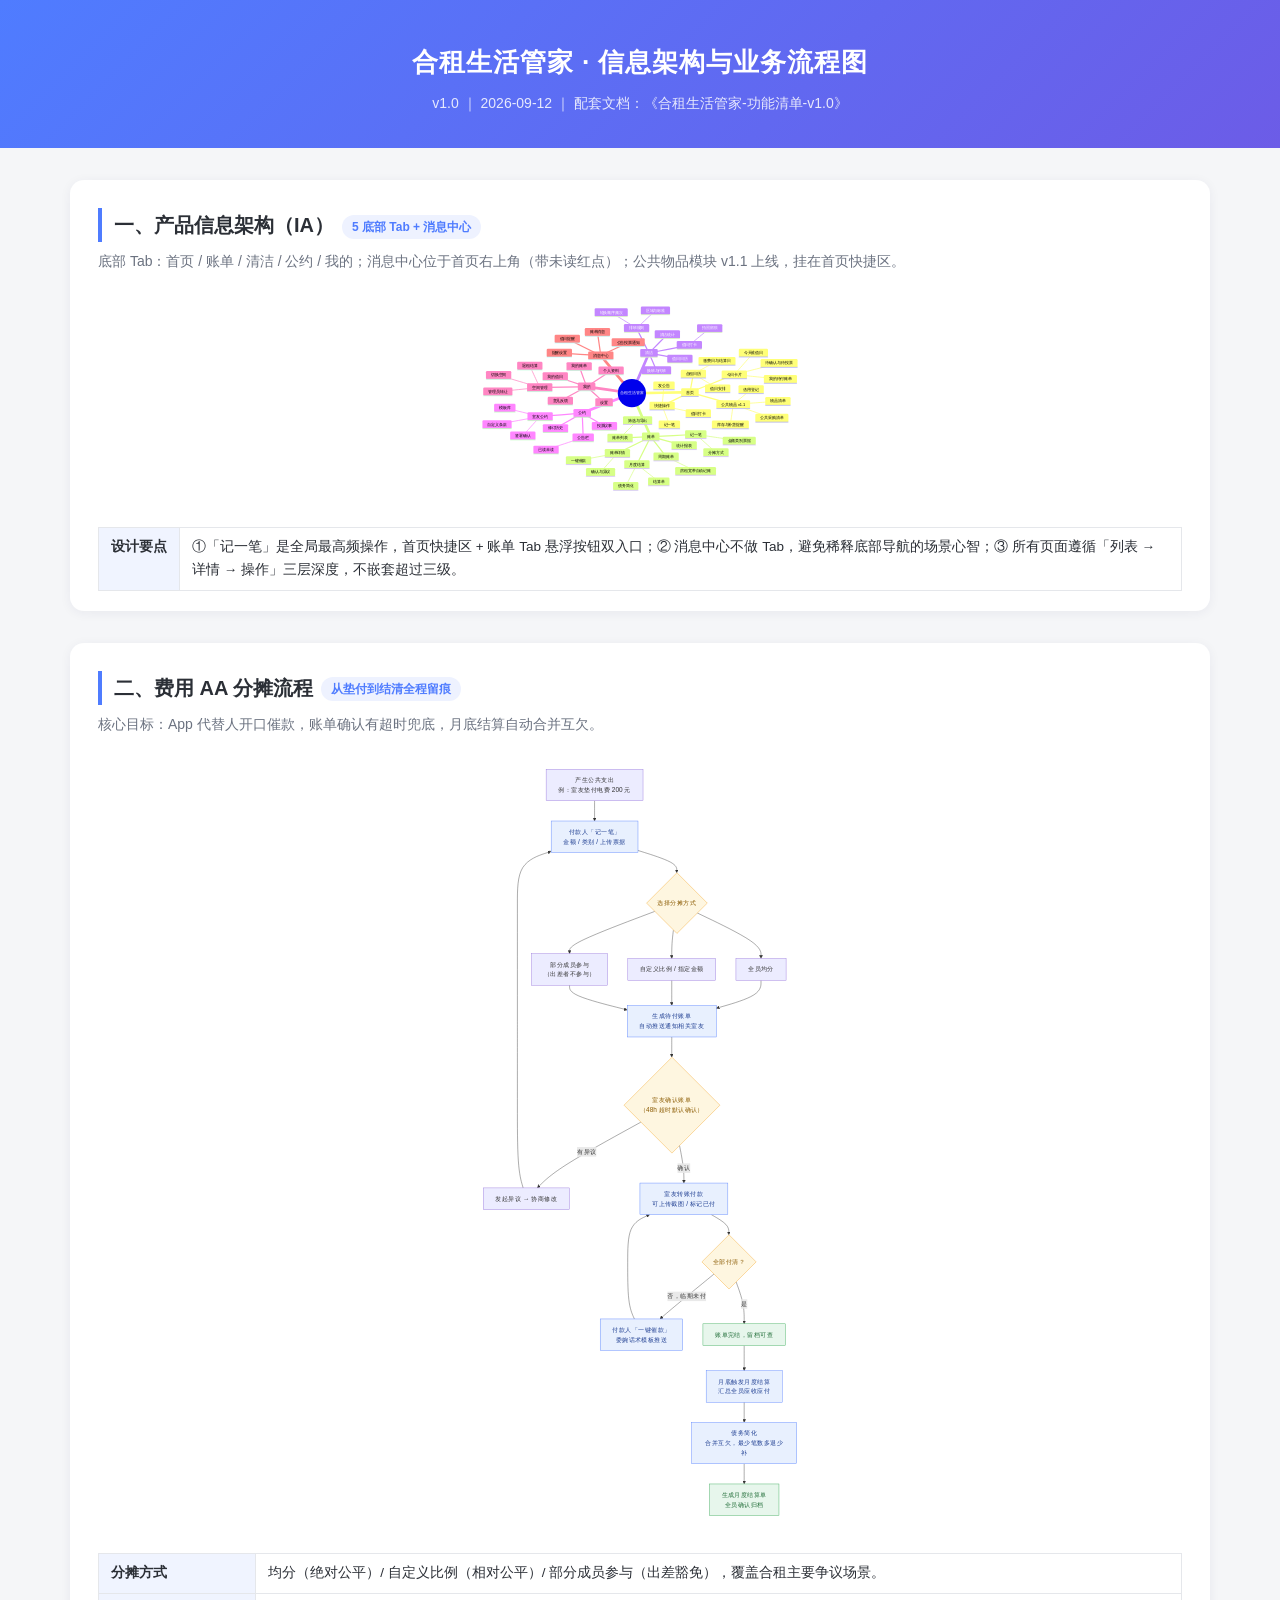
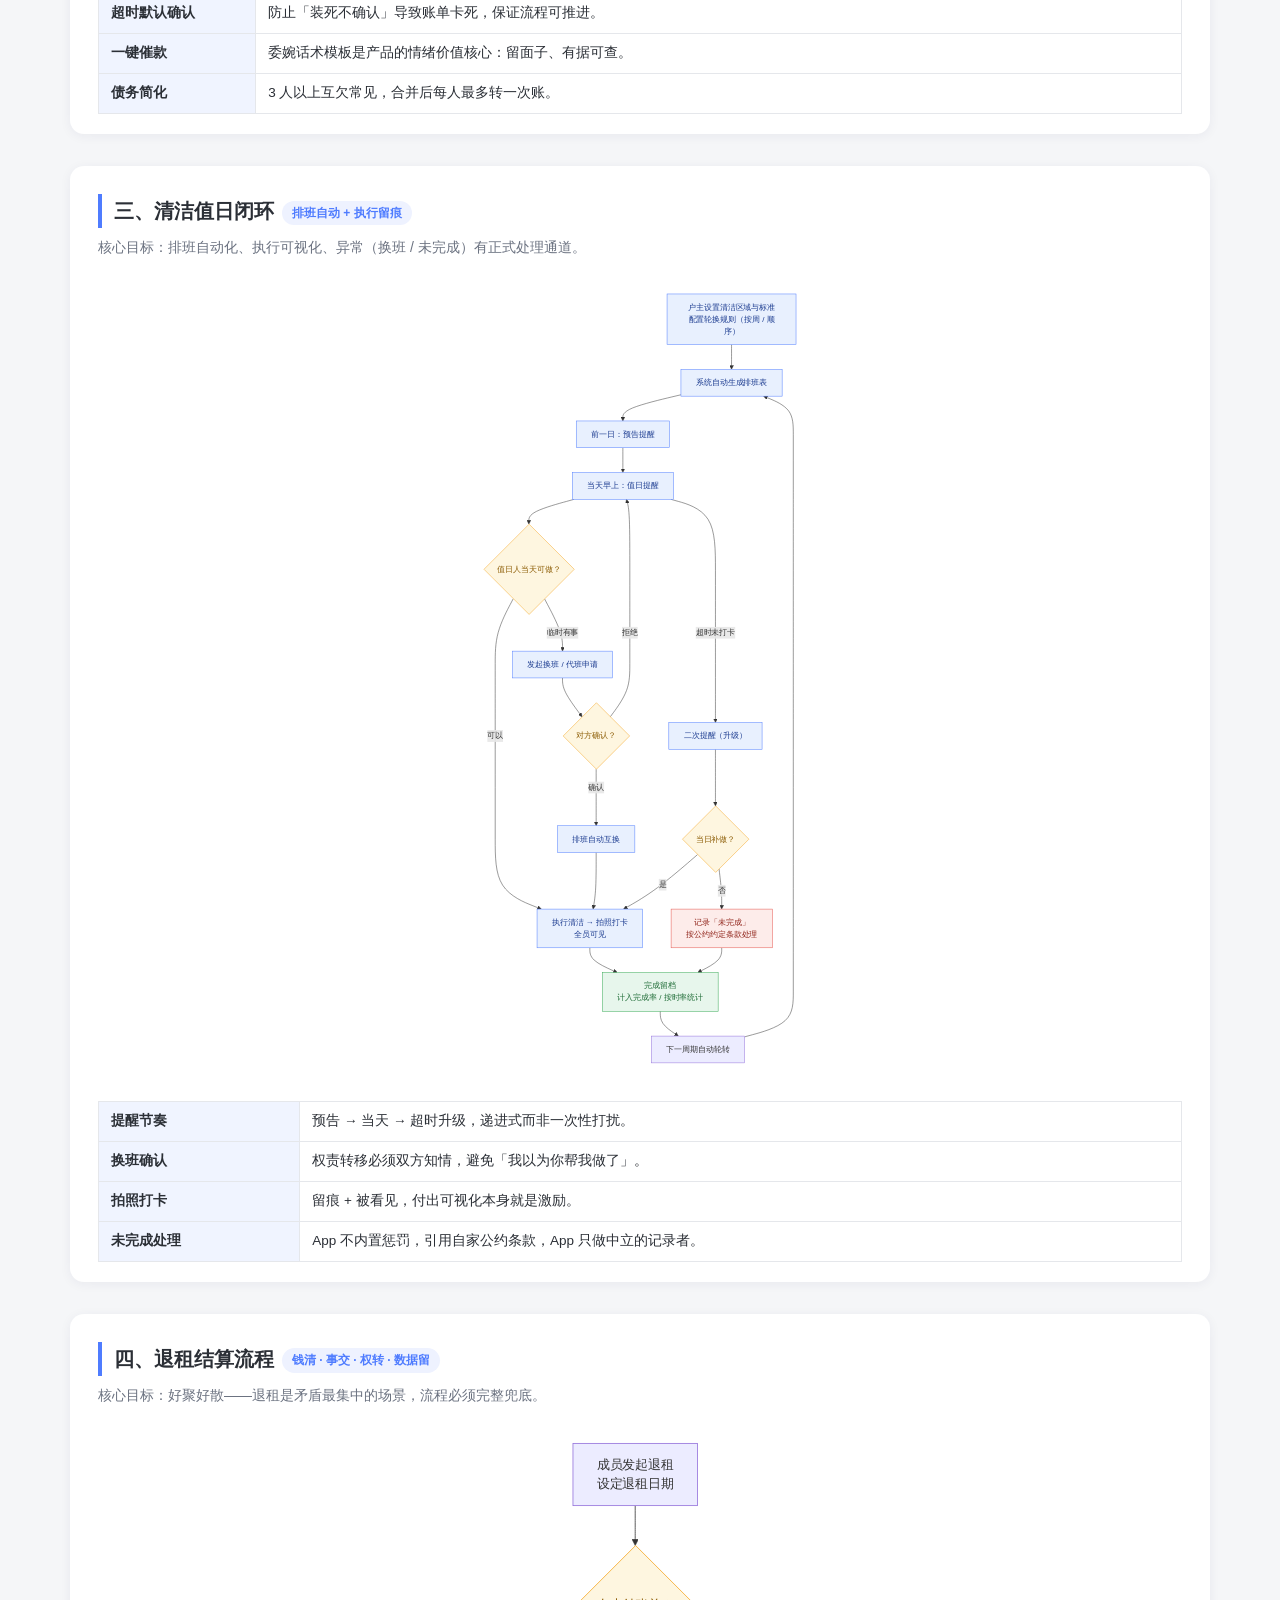
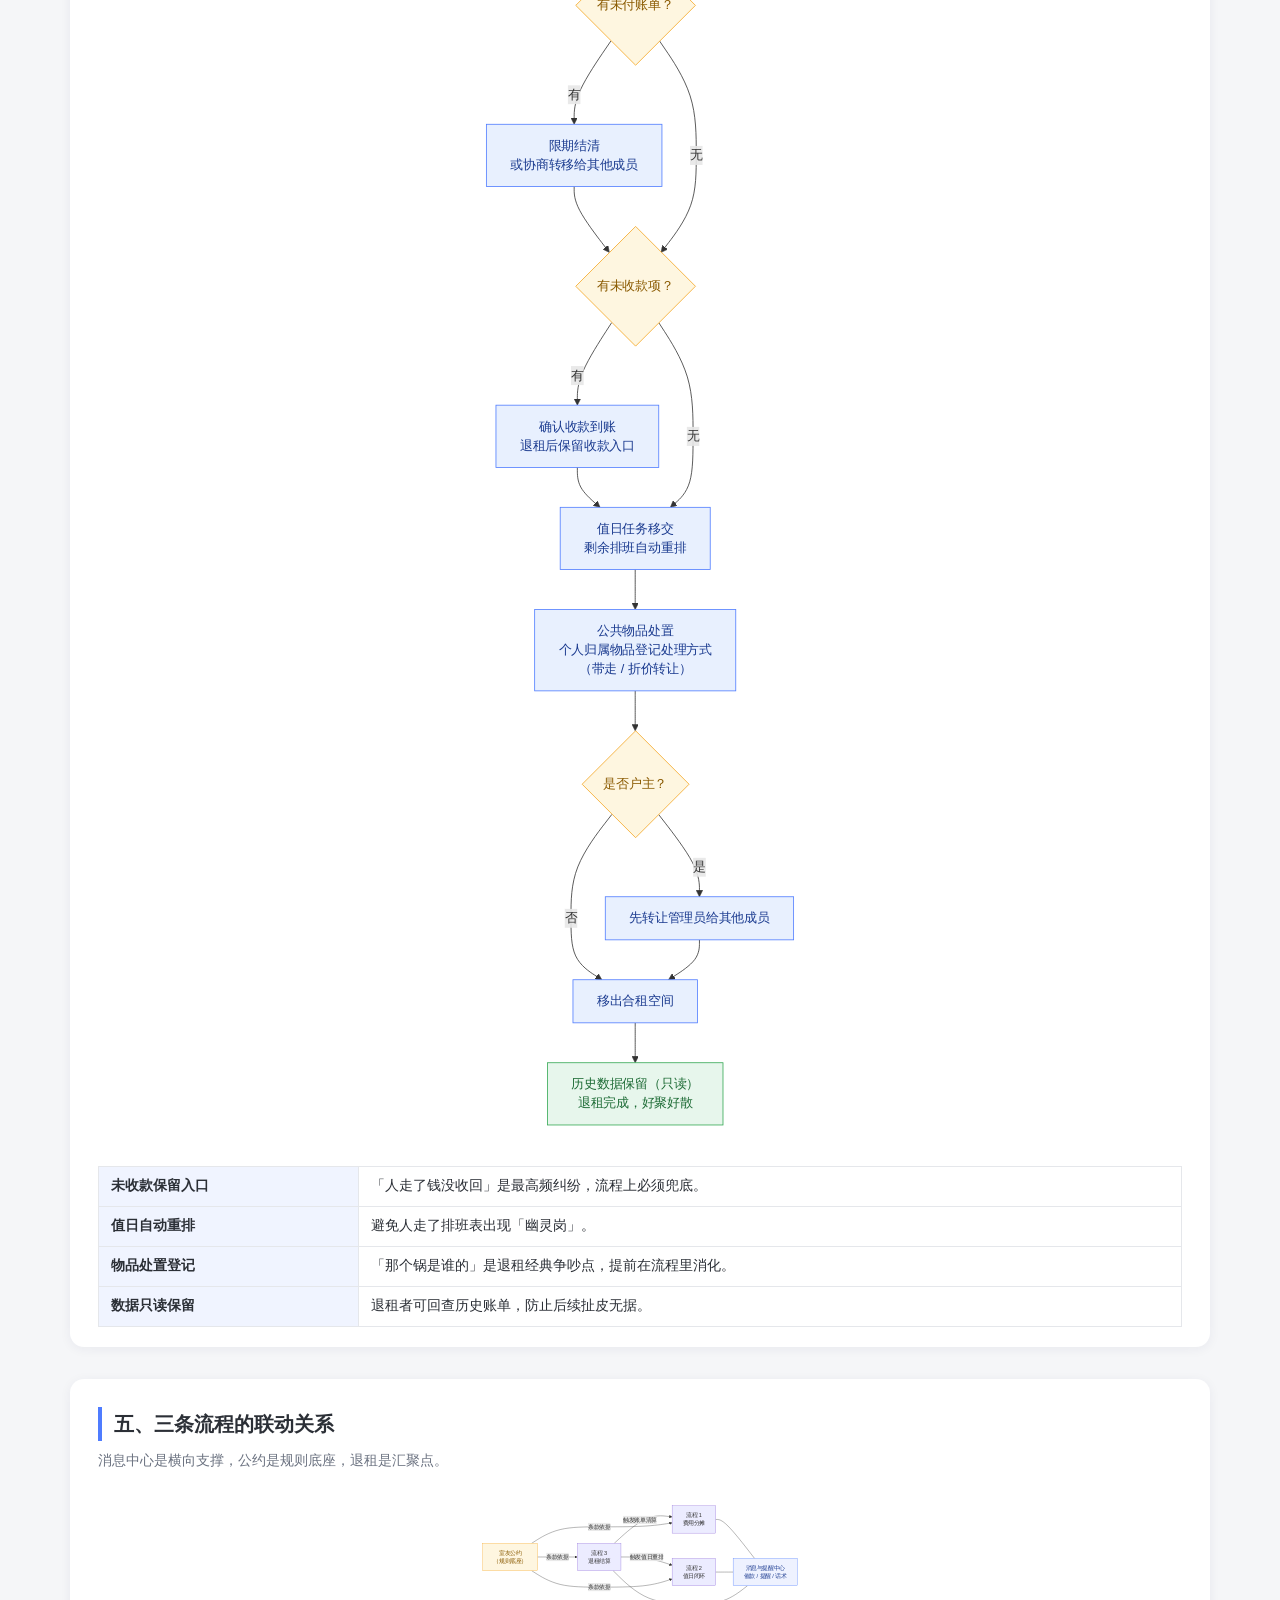
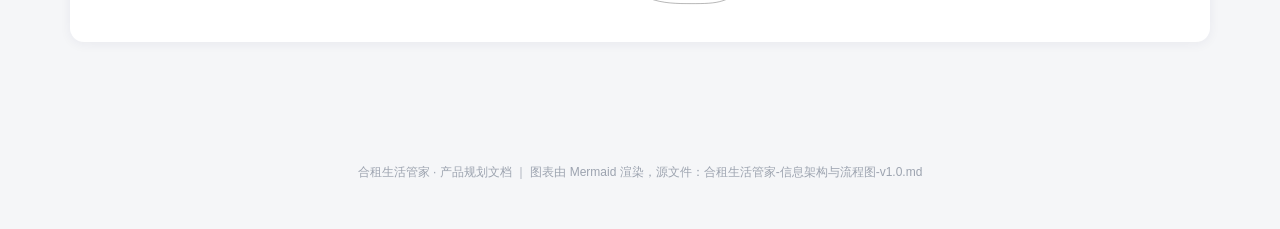
<file: 合租生活管家-架构与流程图.html>
<!DOCTYPE html>
<html lang="zh-CN">
<head>
<meta charset="UTF-8">
<meta name="viewport" content="width=device-width, initial-scale=1.0">
<title>合租生活管家 · 信息架构与业务流程图 v1.0</title>
<script src="./assets/mermaid.min.js"></script>
<style>
  * { margin: 0; padding: 0; box-sizing: border-box; }
  body {
    font-family: "PingFang SC", "Microsoft YaHei", "Source Han Sans SC", sans-serif;
    background: #f5f6f8;
    color: #2b2f36;
    line-height: 1.7;
  }
  header {
    background: linear-gradient(135deg, #4f7cff 0%, #6c5ce7 100%);
    color: #fff;
    padding: 40px 24px 32px;
    text-align: center;
  }
  header h1 { font-size: 26px; font-weight: 600; letter-spacing: 1px; }
  header p { margin-top: 8px; font-size: 14px; opacity: .85; }
  main { max-width: 1180px; margin: 0 auto; padding: 32px 20px 64px; }
  section.card {
    background: #fff;
    border-radius: 14px;
    padding: 28px 28px 20px;
    margin-bottom: 32px;
    box-shadow: 0 2px 12px rgba(30, 40, 80, .06);
  }
  section.card h2 {
    font-size: 20px;
    margin-bottom: 4px;
    padding-left: 12px;
    border-left: 4px solid #4f7cff;
  }
  section.card .desc { color: #6b7280; font-size: 14px; margin: 8px 0 18px; }
  .diagram {
    overflow-x: auto;
    text-align: center;
    padding: 12px 0 8px;
  }
  .mermaid { display: inline-block; min-width: 320px; }
  table.notes {
    width: 100%;
    border-collapse: collapse;
    margin-top: 18px;
    font-size: 13.5px;
  }
  table.notes th, table.notes td {
    border: 1px solid #e5e7eb;
    padding: 8px 12px;
    text-align: left;
    vertical-align: top;
  }
  table.notes th { background: #f0f4ff; font-weight: 600; white-space: nowrap; }
  .tag {
    display: inline-block; font-size: 12px; padding: 2px 10px;
    border-radius: 999px; background: #eef2ff; color: #4f7cff;
    margin-left: 8px; vertical-align: middle;
  }
  footer { text-align: center; color: #9ca3af; font-size: 12px; padding: 24px 0 40px; }
</style>
</head>
<body>

<header>
  <h1>合租生活管家 · 信息架构与业务流程图</h1>
  <p>v1.0 ｜ 2026-09-12 ｜ 配套文档：《合租生活管家-功能清单-v1.0》</p>
</header>

<main>

<!-- ============ 信息架构 ============ -->
<section class="card">
  <h2>一、产品信息架构（IA）<span class="tag">5 底部 Tab + 消息中心</span></h2>
  <p class="desc">底部 Tab：首页 / 账单 / 清洁 / 公约 / 我的；消息中心位于首页右上角（带未读红点）；公共物品模块 v1.1 上线，挂在首页快捷区。</p>
  <div class="diagram">
<pre class="mermaid">
mindmap
  root((合租生活管家))
    首页
      今日卡片
        今天谁值日
        我的待付账单
        待确认与待投票
      合租日历
        值日安排
        缴费日与结算日
      快捷操作
        记一笔
        值日打卡
        发公告
      公共物品 v1.1
        物品清单
        库存与补货提醒
        公共采购清单
        借用登记
    账单
      账单列表
        筛选与导出
      记一笔
        金额类别票据
        分摊方式
      周期账单
        房租宽带自动记账
      月度结算
        结算单
        债务简化
      账单详情
        确认与异议
        一键催款
      统计报表
    清洁
      值日日历
      排班规则
        区域与标准
        轮换顺序频次
      值日打卡
        拍照留痕
      换班与代班
      清洁统计
    公约
      室友公约
        模板库
        自定义条款
        签署确认
      修订历史
      公告栏
        已读未读
      投票议事
    我的
      个人资料
      我的账单
      我的值日
      空间管理
        切换空间
        退租结算
        管理员转让
      设置
      意见反馈
    消息中心
      账单消息
      值日提醒
      公告投票通知
      提醒设置
</pre>
  </div>
  <table class="notes">
    <tr><th>设计要点</th><td>①「记一笔」是全局最高频操作，首页快捷区 + 账单 Tab 悬浮按钮双入口；② 消息中心不做 Tab，避免稀释底部导航的场景心智；③ 所有页面遵循「列表 → 详情 → 操作」三层深度，不嵌套超过三级。</td></tr>
  </table>
</section>

<!-- ============ 流程1 ============ -->
<section class="card">
  <h2>二、费用 AA 分摊流程<span class="tag">从垫付到结清全程留痕</span></h2>
  <p class="desc">核心目标：App 代替人开口催款，账单确认有超时兜底，月底结算自动合并互欠。</p>
  <div class="diagram">
<pre class="mermaid">
flowchart TD
    A["产生公共支出<br>例：室友垫付电费 200 元"] --> B["付款人「记一笔」<br>金额 / 类别 / 上传票据"]
    B --> C{"选择分摊方式"}
    C --> C1["全员均分"]
    C --> C2["自定义比例 / 指定金额"]
    C --> C3["部分成员参与<br>（出差者不参与）"]
    C1 --> D["生成待付账单<br>自动推送通知相关室友"]
    C2 --> D
    C3 --> D
    D --> E{"室友确认账单<br>（48h 超时默认确认）"}
    E -->|"有异议"| E1["发起异议 → 协商修改"] --> B
    E -->|"确认"| F["室友转账付款<br>可上传截图 / 标记已付"]
    F --> G{"全部付清？"}
    G -->|"否，临期未付"| H["付款人「一键催款」<br>委婉话术模板推送"]
    H --> F
    G -->|"是"| I["账单完结，留档可查"]
    I --> J["月底触发月度结算<br>汇总全员应收应付"]
    J --> K["债务简化<br>合并互欠，最少笔数多退少补"]
    K --> L["生成月度结算单<br>全员确认归档"]

    classDef action fill:#e8f0fe,stroke:#4f7cff,color:#1a3a8f;
    classDef decision fill:#fef6e0,stroke:#f5a623,color:#8a5a00;
    classDef done fill:#e7f6ec,stroke:#34a853,color:#1d6b35;
    class B,D,F,H,J,K action;
    class C,E,G decision;
    class I,L done;
</pre>
  </div>
  <table class="notes">
    <tr><th>分摊方式</th><td>均分（绝对公平）/ 自定义比例（相对公平）/ 部分成员参与（出差豁免），覆盖合租主要争议场景。</td></tr>
    <tr><th>超时默认确认</th><td>防止「装死不确认」导致账单卡死，保证流程可推进。</td></tr>
    <tr><th>一键催款</th><td>委婉话术模板是产品的情绪价值核心：留面子、有据可查。</td></tr>
    <tr><th>债务简化</th><td>3 人以上互欠常见，合并后每人最多转一次账。</td></tr>
  </table>
</section>

<!-- ============ 流程2 ============ -->
<section class="card">
  <h2>三、清洁值日闭环<span class="tag">排班自动 + 执行留痕</span></h2>
  <p class="desc">核心目标：排班自动化、执行可视化、异常（换班 / 未完成）有正式处理通道。</p>
  <div class="diagram">
<pre class="mermaid">
flowchart TD
    A["户主设置清洁区域与标准<br>配置轮换规则（按周 / 顺序）"] --> B["系统自动生成排班表"]
    B --> C["前一日：预告提醒"]
    C --> D["当天早上：值日提醒"]
    D --> E{"值日人当天可做？"}
    E -->|"可以"| G["执行清洁 → 拍照打卡<br>全员可见"]
    E -->|"临时有事"| F["发起换班 / 代班申请"]
    F --> F1{"对方确认？"}
    F1 -->|"确认"| F2["排班自动互换"] --> G
    F1 -->|"拒绝"| D
    D -->|"超时未打卡"| H["二次提醒（升级）"]
    H --> I{"当日补做？"}
    I -->|"是"| G
    I -->|"否"| J["记录「未完成」<br>按公约约定条款处理"]
    G --> K["完成留档<br>计入完成率 / 按时率统计"]
    J --> K
    K --> L["下一周期自动轮转"] --> B

    classDef action fill:#e8f0fe,stroke:#4f7cff,color:#1a3a8f;
    classDef decision fill:#fef6e0,stroke:#f5a623,color:#8a5a00;
    classDef warn fill:#fdecea,stroke:#e5534b,color:#8f2218;
    classDef done fill:#e7f6ec,stroke:#34a853,color:#1d6b35;
    class A,B,C,D,F,F2,G,H action;
    class E,F1,I decision;
    class J warn;
    class K done;
</pre>
  </div>
  <table class="notes">
    <tr><th>提醒节奏</th><td>预告 → 当天 → 超时升级，递进式而非一次性打扰。</td></tr>
    <tr><th>换班确认</th><td>权责转移必须双方知情，避免「我以为你帮我做了」。</td></tr>
    <tr><th>拍照打卡</th><td>留痕 + 被看见，付出可视化本身就是激励。</td></tr>
    <tr><th>未完成处理</th><td>App 不内置惩罚，引用自家公约条款，App 只做中立的记录者。</td></tr>
  </table>
</section>

<!-- ============ 流程3 ============ -->
<section class="card">
  <h2>四、退租结算流程<span class="tag">钱清 · 事交 · 权转 · 数据留</span></h2>
  <p class="desc">核心目标：好聚好散——退租是矛盾最集中的场景，流程必须完整兜底。</p>
  <div class="diagram">
<pre class="mermaid">
flowchart TD
    A["成员发起退租<br>设定退租日期"] --> B{"有未付账单？"}
    B -->|"有"| C["限期结清<br>或协商转移给其他成员"]
    C --> D{"有未收款项？"}
    B -->|"无"| D
    D -->|"有"| E["确认收款到账<br>退租后保留收款入口"]
    E --> F["值日任务移交<br>剩余排班自动重排"]
    D -->|"无"| F
    F --> G["公共物品处置<br>个人归属物品登记处理方式<br>（带走 / 折价转让）"]
    G --> H{"是否户主？"}
    H -->|"是"| I["先转让管理员给其他成员"]
    H -->|"否"| J["移出合租空间"]
    I --> J
    J --> K["历史数据保留（只读）<br>退租完成，好聚好散"]

    classDef action fill:#e8f0fe,stroke:#4f7cff,color:#1a3a8f;
    classDef decision fill:#fef6e0,stroke:#f5a623,color:#8a5a00;
    classDef done fill:#e7f6ec,stroke:#34a853,color:#1d6b35;
    class C,E,F,G,I,J action;
    class B,D,H decision;
    class K done;
</pre>
  </div>
  <table class="notes">
    <tr><th>未收款保留入口</th><td>「人走了钱没收回」是最高频纠纷，流程上必须兜底。</td></tr>
    <tr><th>值日自动重排</th><td>避免人走了排班表出现「幽灵岗」。</td></tr>
    <tr><th>物品处置登记</th><td>「那个锅是谁的」是退租经典争吵点，提前在流程里消化。</td></tr>
    <tr><th>数据只读保留</th><td>退租者可回查历史账单，防止后续扯皮无据。</td></tr>
  </table>
</section>

<!-- ============ 联动关系 ============ -->
<section class="card">
  <h2>五、三条流程的联动关系</h2>
  <p class="desc">消息中心是横向支撑，公约是规则底座，退租是汇聚点。</p>
  <div class="diagram">
<pre class="mermaid">
flowchart LR
    P1["流程 1<br>费用分摊"] --- MSG["消息与提醒中心<br>催款 / 提醒 / 话术"]
    P2["流程 2<br>值日闭环"] --- MSG
    P3["流程 3<br>退租结算"] --- MSG
    P3 -->|"触发账单清算"| P1
    P3 -->|"触发值日重排"| P2
    RULE["室友公约<br>（规则底座）"] -->|"条款依据"| P1
    RULE -->|"条款依据"| P2
    RULE -->|"条款依据"| P3

    classDef hub fill:#eef2ff,stroke:#4f7cff,color:#1a3a8f;
    classDef rule fill:#fef6e0,stroke:#f5a623,color:#8a5a00;
    class MSG hub;
    class RULE rule;
</pre>
  </div>
</section>

</main>

<footer>合租生活管家 · 产品规划文档 ｜ 图表由 Mermaid 渲染，源文件：合租生活管家-信息架构与流程图-v1.0.md</footer>

<script>
  mermaid.initialize({
    startOnLoad: true,
    theme: 'default',
    flowchart: { curve: 'basis', htmlLabels: true, useMaxWidth: true },
    mindmap: { useMaxWidth: true }
  });
</script>

</body>
</html>
</file>
